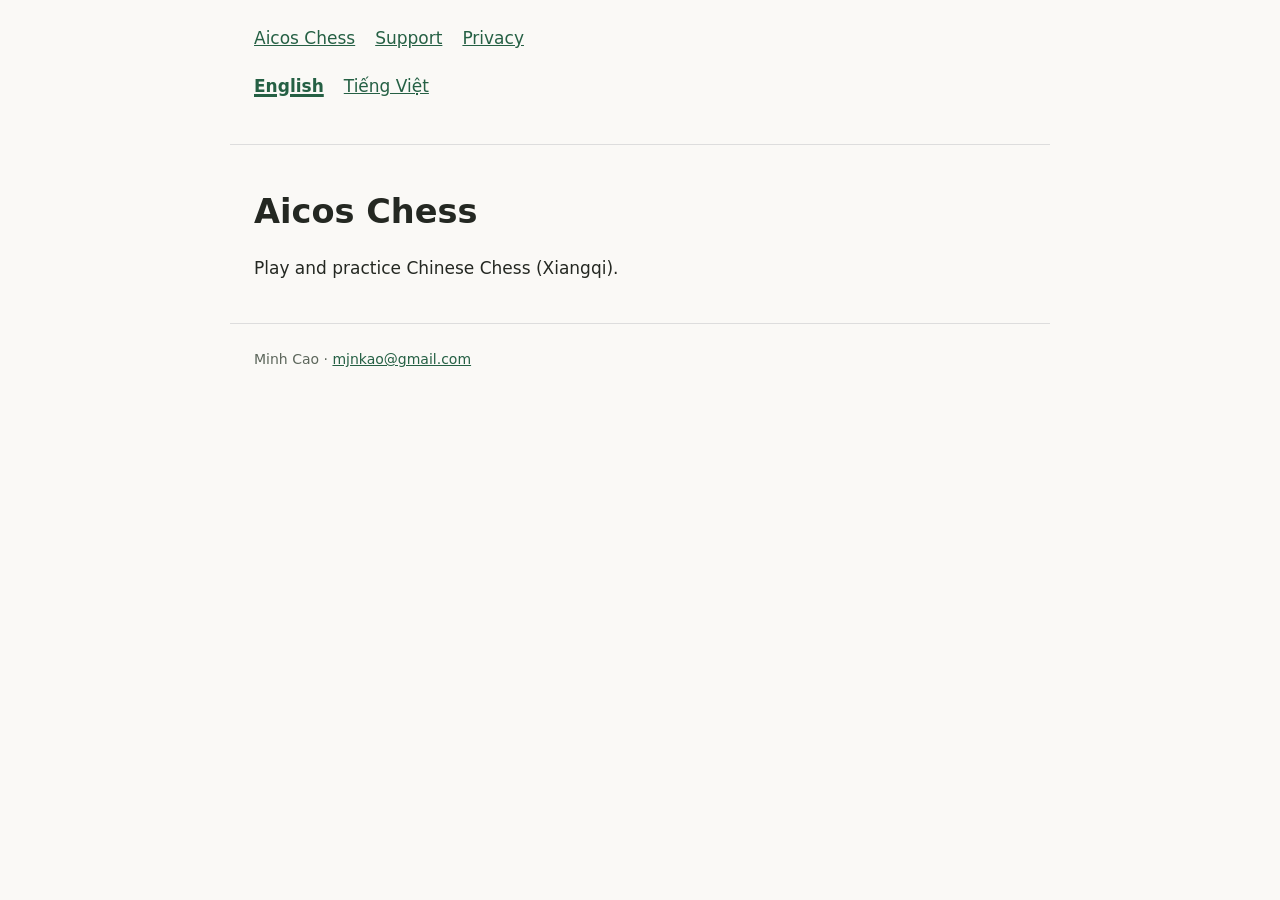
<file: index.html>
<!doctype html>
<html lang="en"><head><meta charset="utf-8"><meta name="viewport" content="width=device-width,initial-scale=1"><title>Aicos Chess</title><link rel="stylesheet" href="style.css"></head><body><header><nav aria-label="Navigation"><a href="index.html">Aicos Chess</a><a href="support.html">Support</a><a href="privacy.html">Privacy</a></nav><nav class="languages" aria-label="Language"><a lang="en" href="index.html" aria-current="page">English</a><a lang="vi" href="vi/index.html">Tiếng Việt</a></nav></header><main><h1>Aicos Chess</h1><p>Play and practice Chinese Chess (Xiangqi).</p></main><footer>Minh Cao · <a href="mailto:mjnkao@gmail.com">mjnkao@gmail.com</a></footer></body></html>
</file>
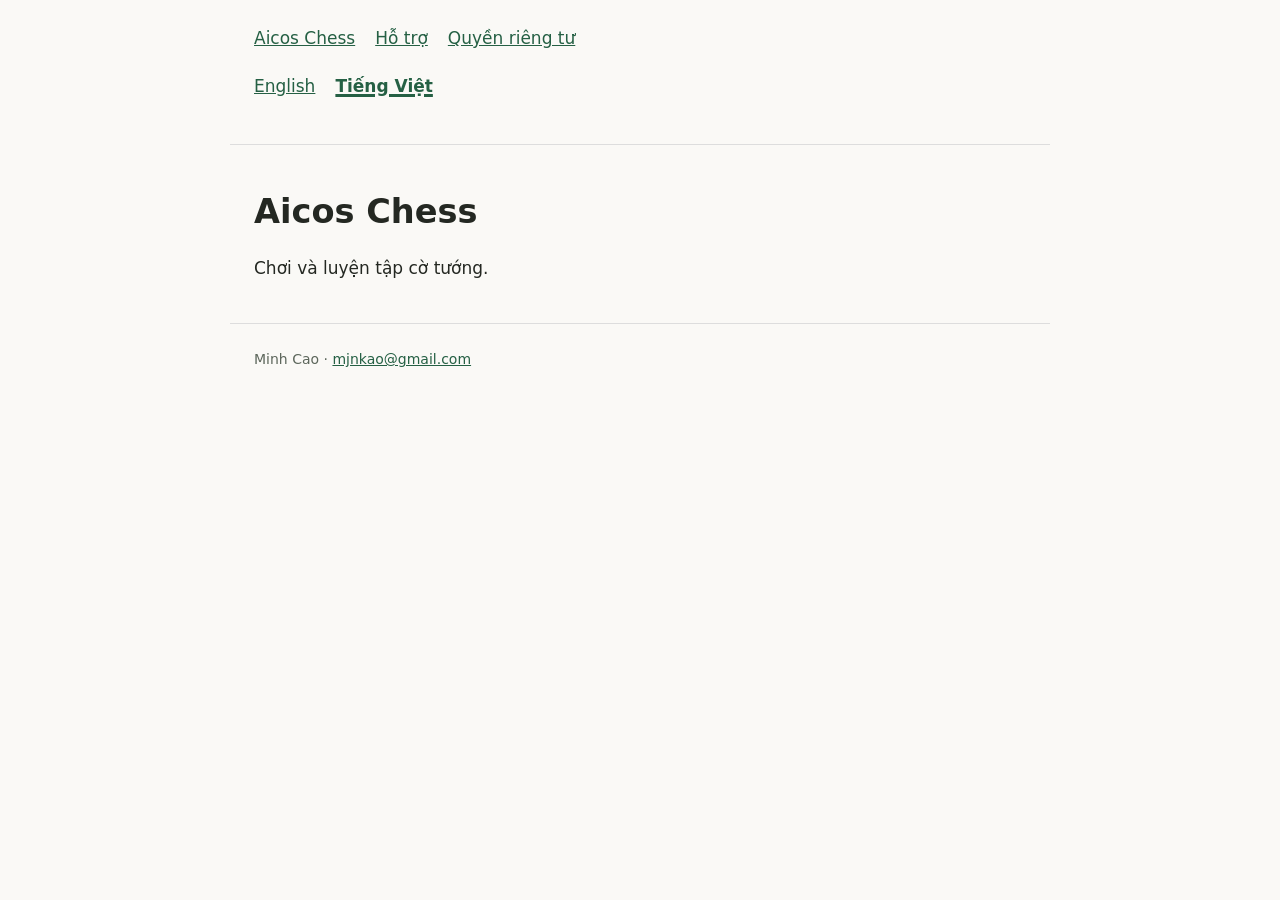
<file: vi/index.html>
<!doctype html>
<html lang="vi"><head><meta charset="utf-8"><meta name="viewport" content="width=device-width,initial-scale=1"><title>Aicos Chess</title><link rel="stylesheet" href="../style.css"></head><body><header><nav aria-label="Điều hướng"><a href="index.html">Aicos Chess</a><a href="support.html">Hỗ trợ</a><a href="privacy.html">Quyền riêng tư</a></nav><nav class="languages" aria-label="Language"><a lang="en" href="../index.html">English</a><a lang="vi" href="index.html" aria-current="page">Tiếng Việt</a></nav></header><main><h1>Aicos Chess</h1><p>Chơi và luyện tập cờ tướng.</p></main><footer>Minh Cao · <a href="mailto:mjnkao@gmail.com">mjnkao@gmail.com</a></footer></body></html>
</file>
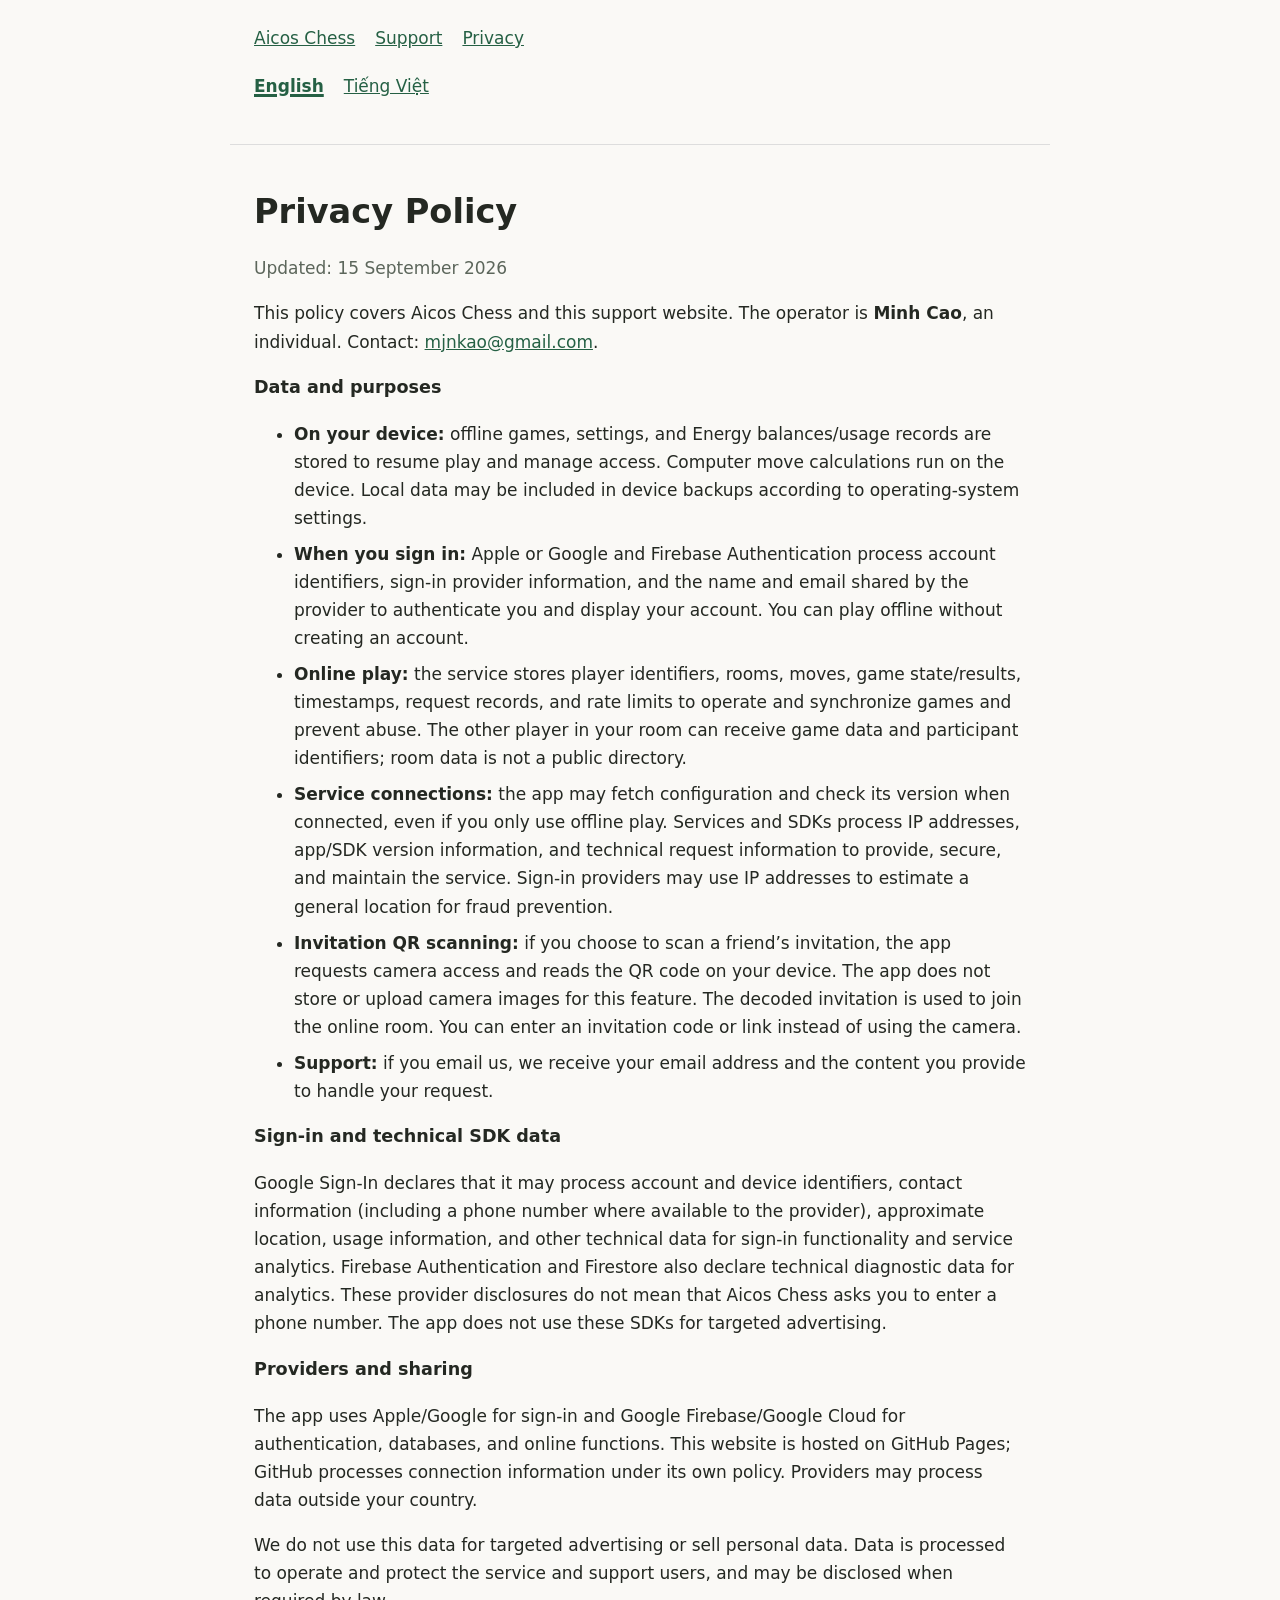
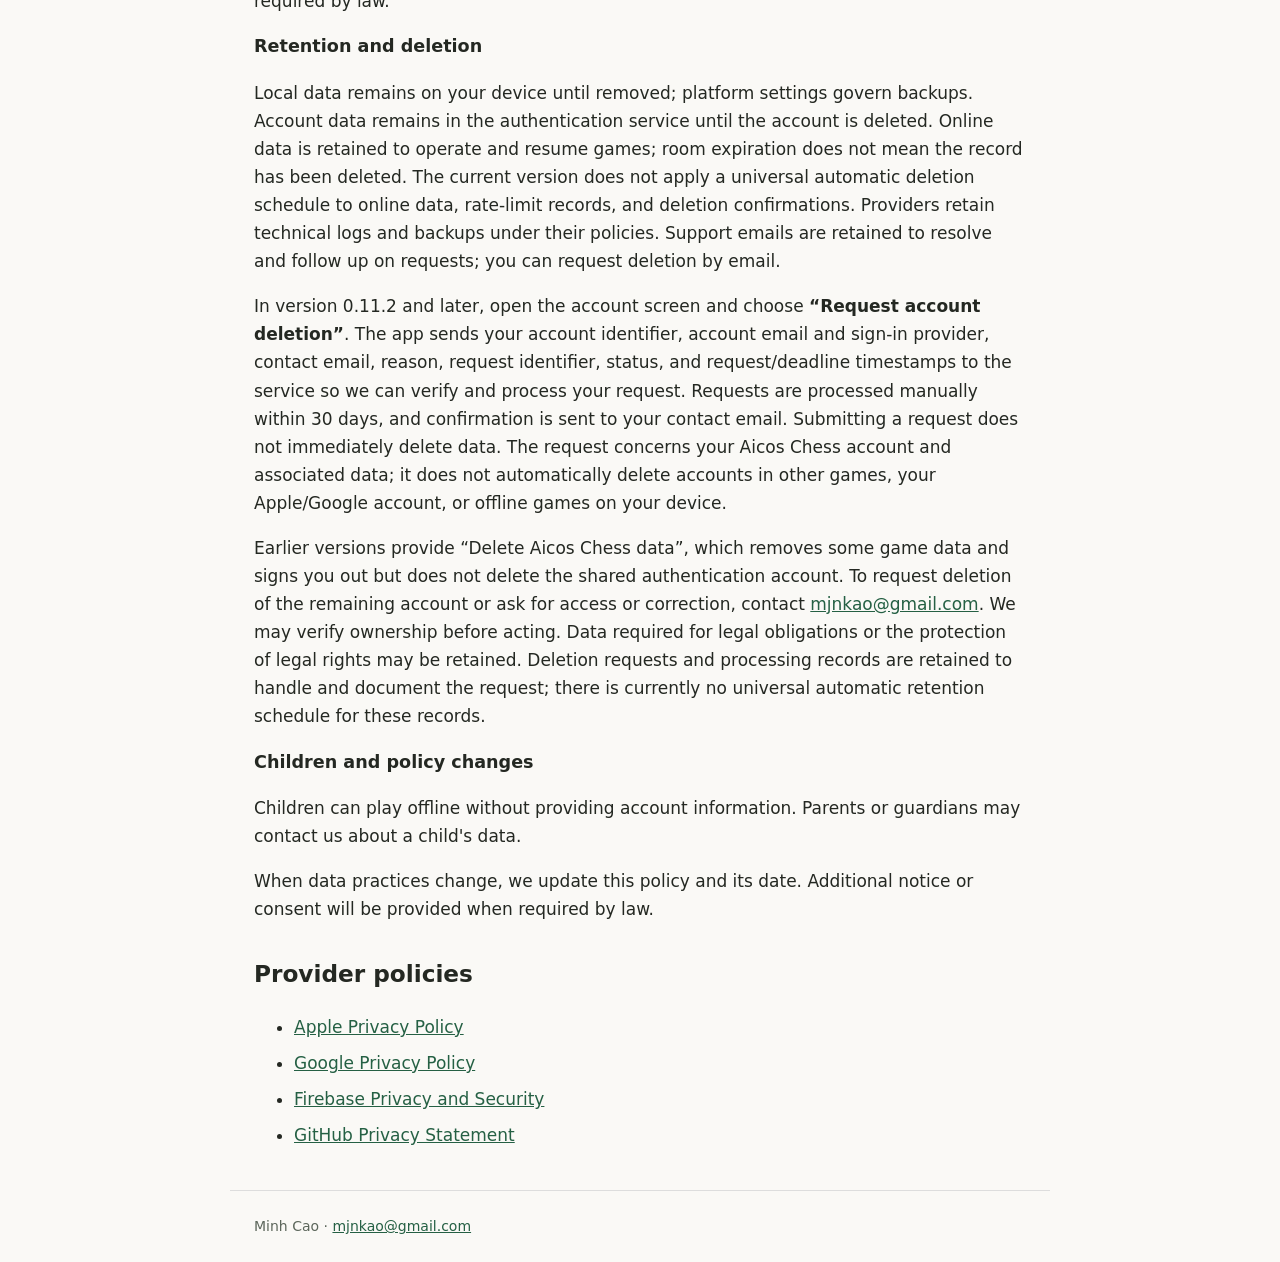
<file: privacy.html>
<!doctype html>
<html lang="en"><head><meta charset="utf-8"><meta name="viewport" content="width=device-width,initial-scale=1"><title>Privacy Policy · Aicos Chess</title><link rel="stylesheet" href="style.css"></head><body><header><nav aria-label="Navigation"><a href="index.html">Aicos Chess</a><a href="support.html">Support</a><a href="privacy.html">Privacy</a></nav><nav class="languages" aria-label="Language"><a lang="en" href="privacy.html" aria-current="page">English</a><a lang="vi" href="vi/privacy.html">Tiếng Việt</a></nav></header><main><h1>Privacy Policy</h1><p class="muted">Updated: 15 September 2026</p><p>This policy covers Aicos Chess and this support website. The operator is <strong>Minh Cao</strong>, an individual. Contact: <a href="mailto:mjnkao@gmail.com">mjnkao@gmail.com</a>.</p>
<h3>Data and purposes</h3><ul><li><strong>On your device:</strong> offline games, settings, and Energy balances/usage records are stored to resume play and manage access. Computer move calculations run on the device. Local data may be included in device backups according to operating-system settings.</li><li><strong>When you sign in:</strong> Apple or Google and Firebase Authentication process account identifiers, sign-in provider information, and the name and email shared by the provider to authenticate you and display your account. You can play offline without creating an account.</li><li><strong>Online play:</strong> the service stores player identifiers, rooms, moves, game state/results, timestamps, request records, and rate limits to operate and synchronize games and prevent abuse. The other player in your room can receive game data and participant identifiers; room data is not a public directory.</li><li><strong>Service connections:</strong> the app may fetch configuration and check its version when connected, even if you only use offline play. Services and SDKs process IP addresses, app/SDK version information, and technical request information to provide, secure, and maintain the service. Sign-in providers may use IP addresses to estimate a general location for fraud prevention.</li><li><strong>Invitation QR scanning:</strong> if you choose to scan a friend’s invitation, the app requests camera access and reads the QR code on your device. The app does not store or upload camera images for this feature. The decoded invitation is used to join the online room. You can enter an invitation code or link instead of using the camera.</li><li><strong>Support:</strong> if you email us, we receive your email address and the content you provide to handle your request.</li></ul>
<h3>Sign-in and technical SDK data</h3><p>Google Sign-In declares that it may process account and device identifiers, contact information (including a phone number where available to the provider), approximate location, usage information, and other technical data for sign-in functionality and service analytics. Firebase Authentication and Firestore also declare technical diagnostic data for analytics. These provider disclosures do not mean that Aicos Chess asks you to enter a phone number. The app does not use these SDKs for targeted advertising.</p>
<h3>Providers and sharing</h3><p>The app uses Apple/Google for sign-in and Google Firebase/Google Cloud for authentication, databases, and online functions. This website is hosted on GitHub Pages; GitHub processes connection information under its own policy. Providers may process data outside your country.</p><p>We do not use this data for targeted advertising or sell personal data. Data is processed to operate and protect the service and support users, and may be disclosed when required by law.</p>
<h3>Retention and deletion</h3><p>Local data remains on your device until removed; platform settings govern backups. Account data remains in the authentication service until the account is deleted. Online data is retained to operate and resume games; room expiration does not mean the record has been deleted. The current version does not apply a universal automatic deletion schedule to online data, rate-limit records, and deletion confirmations. Providers retain technical logs and backups under their policies. Support emails are retained to resolve and follow up on requests; you can request deletion by email.</p><p>In version 0.11.2 and later, open the account screen and choose <strong>“Request account deletion”</strong>. The app sends your account identifier, account email and sign-in provider, contact email, reason, request identifier, status, and request/deadline timestamps to the service so we can verify and process your request. Requests are processed manually within 30 days, and confirmation is sent to your contact email. Submitting a request does not immediately delete data. The request concerns your Aicos Chess account and associated data; it does not automatically delete accounts in other games, your Apple/Google account, or offline games on your device.</p><p>Earlier versions provide “Delete Aicos Chess data”, which removes some game data and signs you out but does not delete the shared authentication account. To request deletion of the remaining account or ask for access or correction, contact <a href="mailto:mjnkao@gmail.com">mjnkao@gmail.com</a>. We may verify ownership before acting. Data required for legal obligations or the protection of legal rights may be retained. Deletion requests and processing records are retained to handle and document the request; there is currently no universal automatic retention schedule for these records.</p>
<h3>Children and policy changes</h3><p>Children can play offline without providing account information. Parents or guardians may contact us about a child's data.</p><p>When data practices change, we update this policy and its date. Additional notice or consent will be provided when required by law.</p><h2>Provider policies</h2><ul><li><a href="https://www.apple.com/legal/privacy/">Apple Privacy Policy</a></li><li><a href="https://policies.google.com/privacy">Google Privacy Policy</a></li><li><a href="https://firebase.google.com/support/privacy">Firebase Privacy and Security</a></li><li><a href="https://docs.github.com/en/site-policy/privacy-policies/github-general-privacy-statement">GitHub Privacy Statement</a></li></ul></main><footer>Minh Cao · <a href="mailto:mjnkao@gmail.com">mjnkao@gmail.com</a></footer></body></html>
</file>
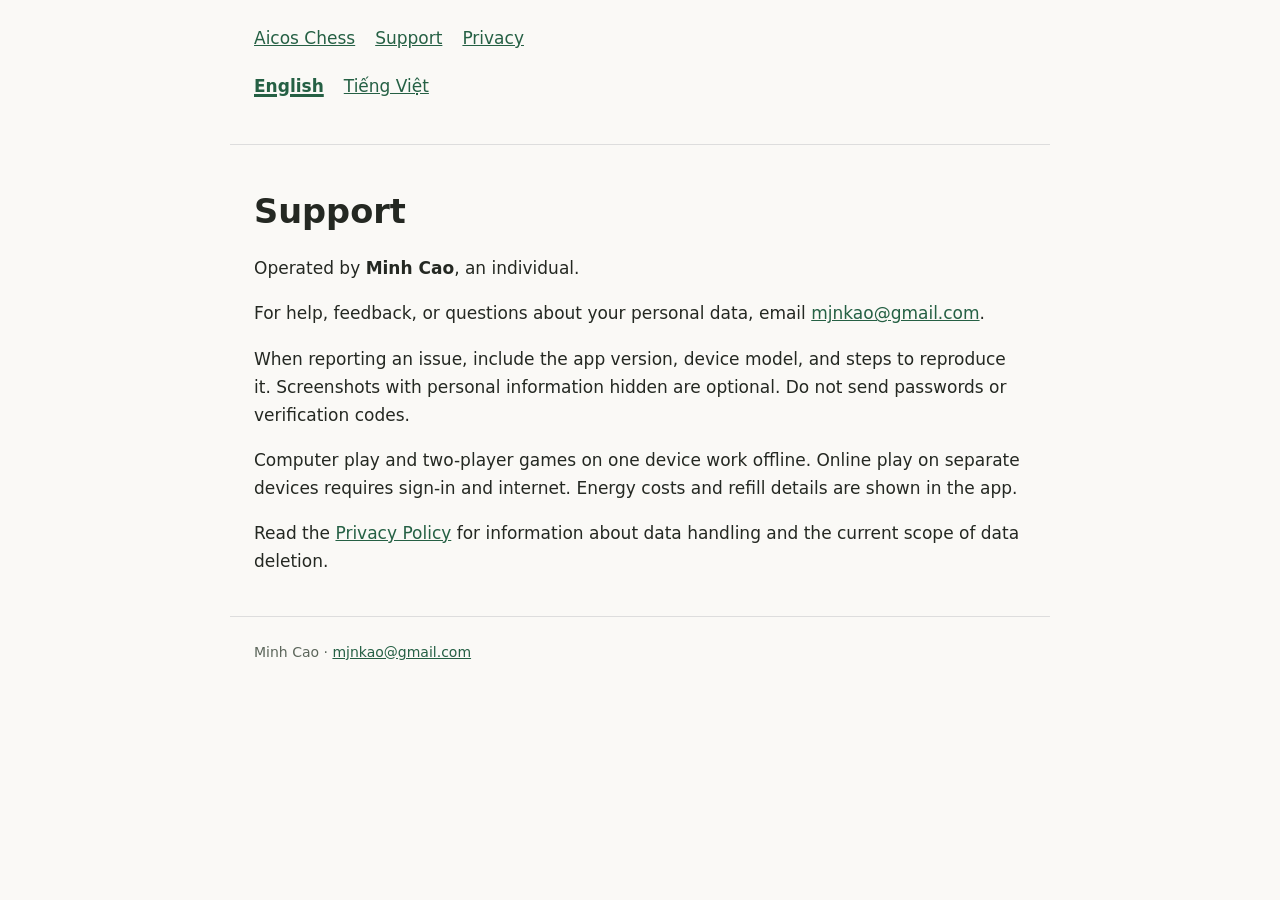
<file: support.html>
<!doctype html>
<html lang="en"><head><meta charset="utf-8"><meta name="viewport" content="width=device-width,initial-scale=1"><title>Support · Aicos Chess</title><link rel="stylesheet" href="style.css"></head><body><header><nav aria-label="Navigation"><a href="index.html">Aicos Chess</a><a href="support.html">Support</a><a href="privacy.html">Privacy</a></nav><nav class="languages" aria-label="Language"><a lang="en" href="support.html" aria-current="page">English</a><a lang="vi" href="vi/support.html">Tiếng Việt</a></nav></header><main><h1>Support</h1><p>Operated by <strong>Minh Cao</strong>, an individual.</p><p>For help, feedback, or questions about your personal data, email <a href="mailto:mjnkao@gmail.com">mjnkao@gmail.com</a>.</p><p>When reporting an issue, include the app version, device model, and steps to reproduce it. Screenshots with personal information hidden are optional. Do not send passwords or verification codes.</p><p>Computer play and two-player games on one device work offline. Online play on separate devices requires sign-in and internet. Energy costs and refill details are shown in the app.</p><p>Read the <a href="privacy.html">Privacy Policy</a> for information about data handling and the current scope of data deletion.</p></main><footer>Minh Cao · <a href="mailto:mjnkao@gmail.com">mjnkao@gmail.com</a></footer></body></html>
</file>
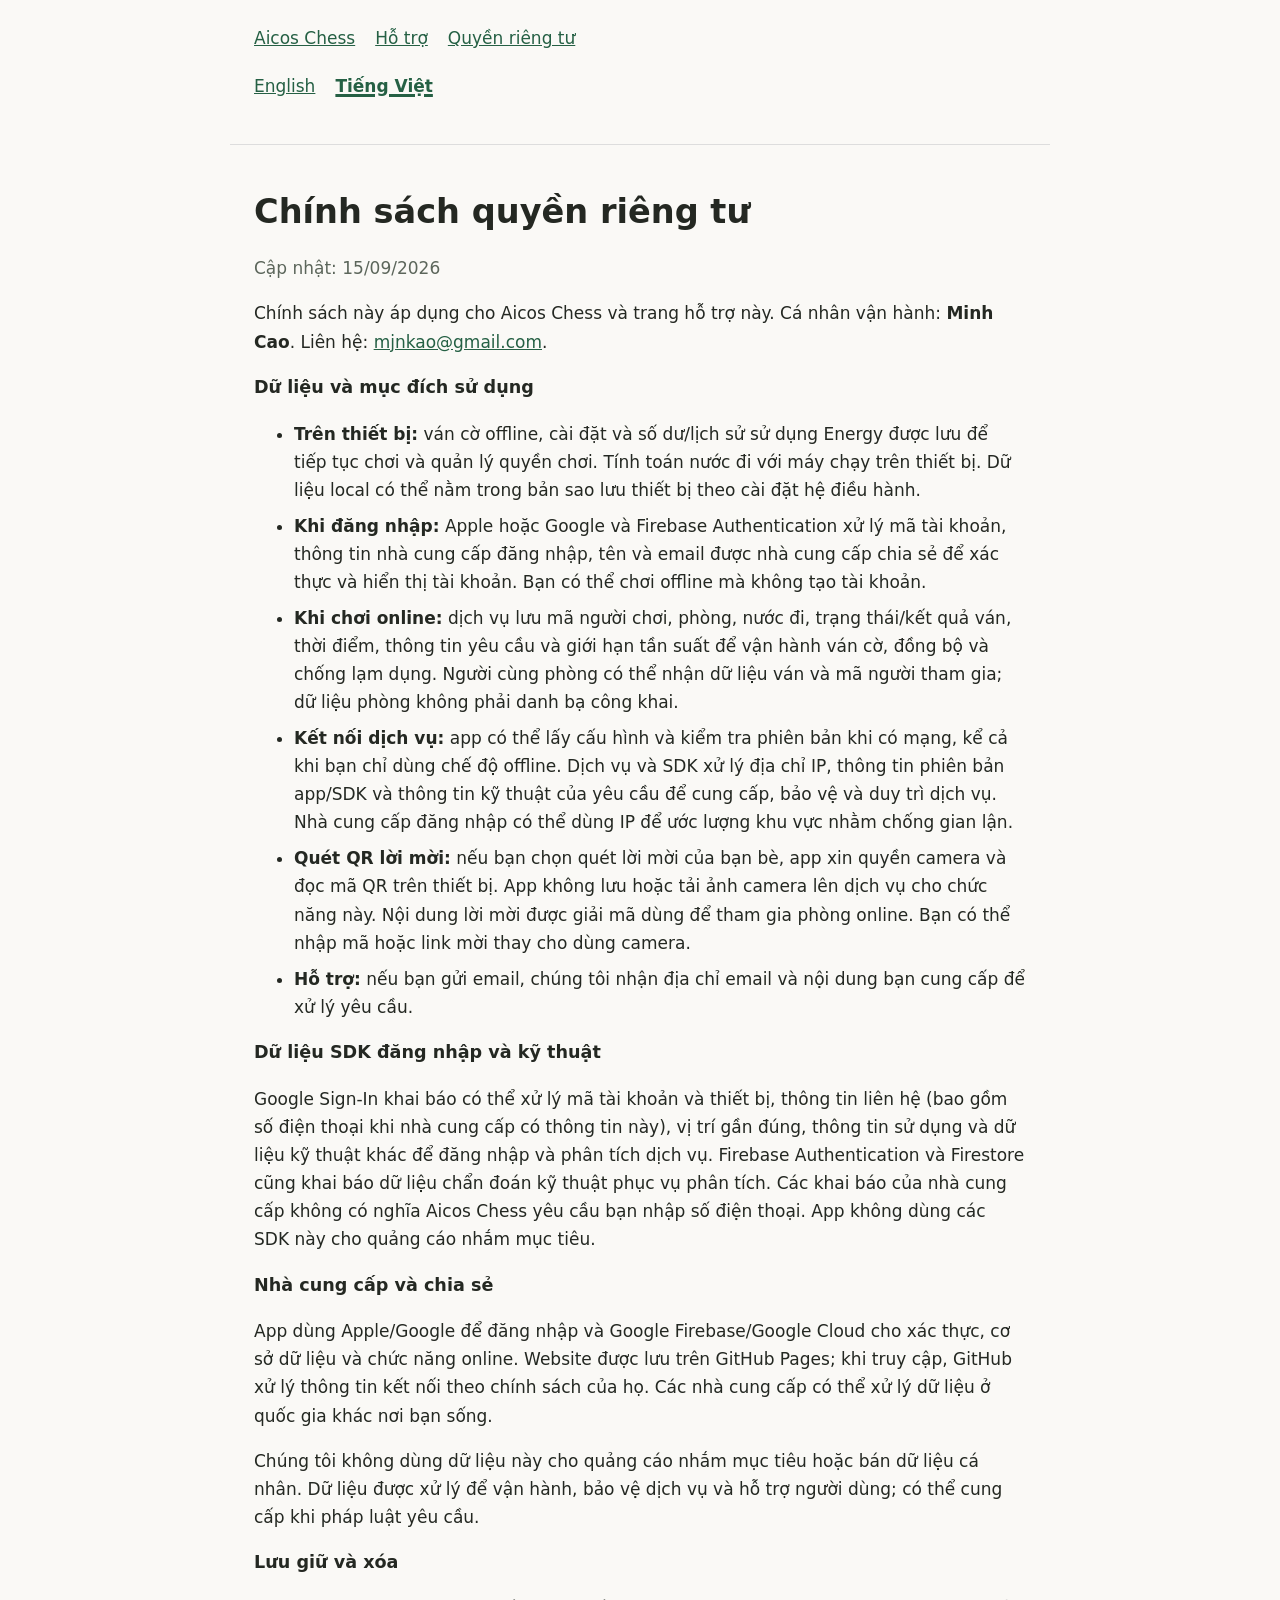
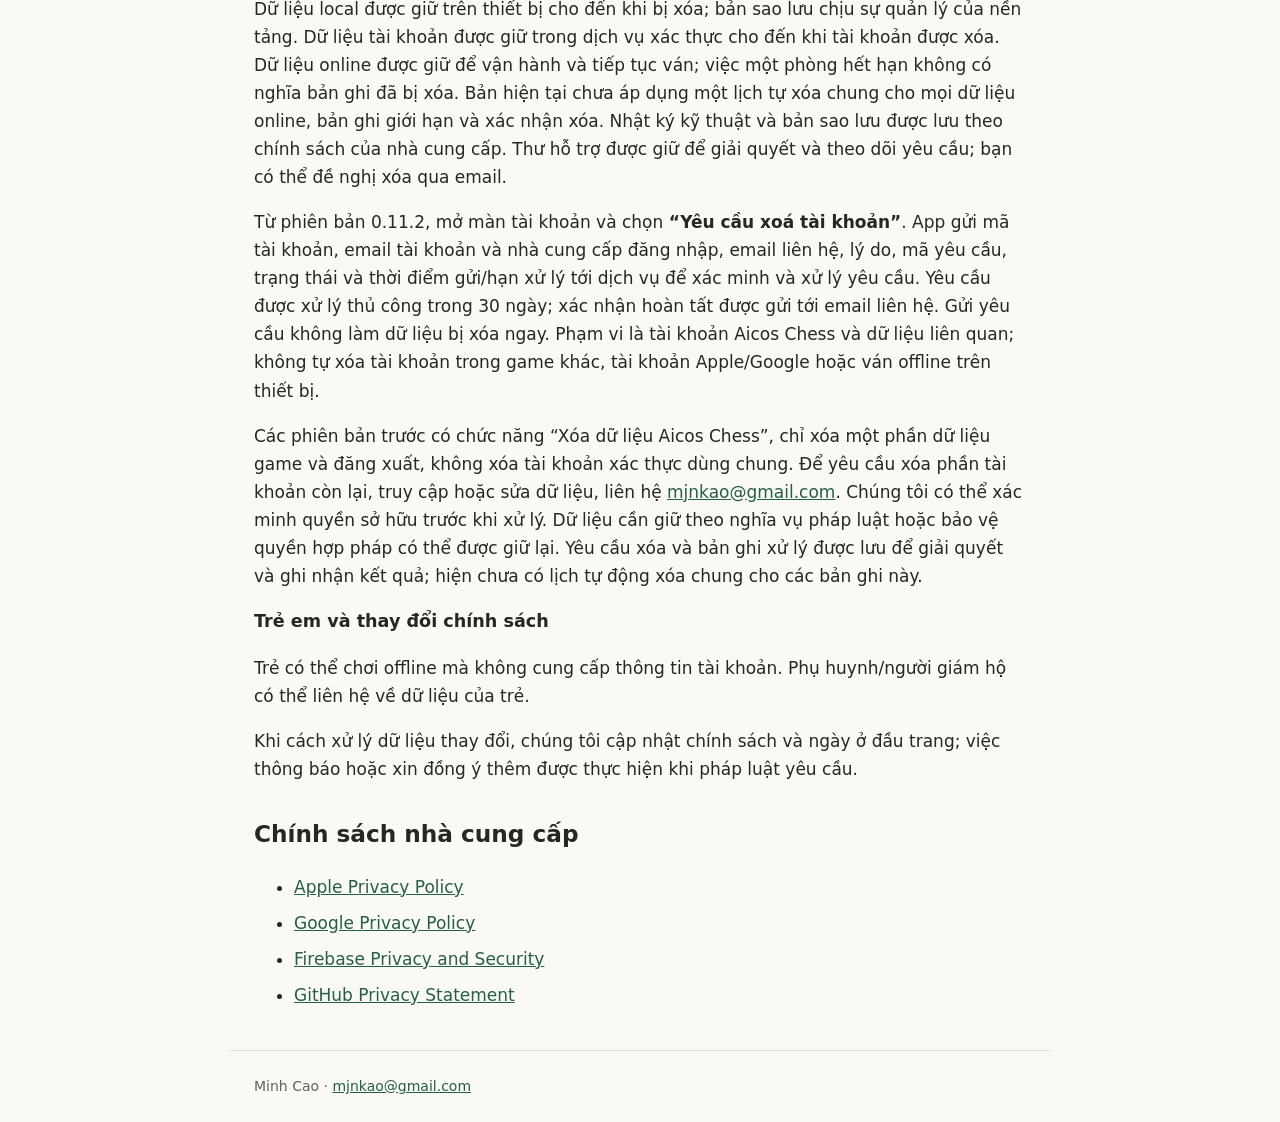
<file: vi/privacy.html>
<!doctype html>
<html lang="vi"><head><meta charset="utf-8"><meta name="viewport" content="width=device-width,initial-scale=1"><title>Chính sách quyền riêng tư · Aicos Chess</title><link rel="stylesheet" href="../style.css"></head><body><header><nav aria-label="Điều hướng"><a href="index.html">Aicos Chess</a><a href="support.html">Hỗ trợ</a><a href="privacy.html">Quyền riêng tư</a></nav><nav class="languages" aria-label="Language"><a lang="en" href="../privacy.html">English</a><a lang="vi" href="privacy.html" aria-current="page">Tiếng Việt</a></nav></header><main><h1>Chính sách quyền riêng tư</h1><p class="muted">Cập nhật: 15/09/2026</p><p>Chính sách này áp dụng cho Aicos Chess và trang hỗ trợ này. Cá nhân vận hành: <strong>Minh Cao</strong>. Liên hệ: <a href="mailto:mjnkao@gmail.com">mjnkao@gmail.com</a>.</p>
<h3>Dữ liệu và mục đích sử dụng</h3><ul><li><strong>Trên thiết bị:</strong> ván cờ offline, cài đặt và số dư/lịch sử sử dụng Energy được lưu để tiếp tục chơi và quản lý quyền chơi. Tính toán nước đi với máy chạy trên thiết bị. Dữ liệu local có thể nằm trong bản sao lưu thiết bị theo cài đặt hệ điều hành.</li><li><strong>Khi đăng nhập:</strong> Apple hoặc Google và Firebase Authentication xử lý mã tài khoản, thông tin nhà cung cấp đăng nhập, tên và email được nhà cung cấp chia sẻ để xác thực và hiển thị tài khoản. Bạn có thể chơi offline mà không tạo tài khoản.</li><li><strong>Khi chơi online:</strong> dịch vụ lưu mã người chơi, phòng, nước đi, trạng thái/kết quả ván, thời điểm, thông tin yêu cầu và giới hạn tần suất để vận hành ván cờ, đồng bộ và chống lạm dụng. Người cùng phòng có thể nhận dữ liệu ván và mã người tham gia; dữ liệu phòng không phải danh bạ công khai.</li><li><strong>Kết nối dịch vụ:</strong> app có thể lấy cấu hình và kiểm tra phiên bản khi có mạng, kể cả khi bạn chỉ dùng chế độ offline. Dịch vụ và SDK xử lý địa chỉ IP, thông tin phiên bản app/SDK và thông tin kỹ thuật của yêu cầu để cung cấp, bảo vệ và duy trì dịch vụ. Nhà cung cấp đăng nhập có thể dùng IP để ước lượng khu vực nhằm chống gian lận.</li><li><strong>Quét QR lời mời:</strong> nếu bạn chọn quét lời mời của bạn bè, app xin quyền camera và đọc mã QR trên thiết bị. App không lưu hoặc tải ảnh camera lên dịch vụ cho chức năng này. Nội dung lời mời được giải mã dùng để tham gia phòng online. Bạn có thể nhập mã hoặc link mời thay cho dùng camera.</li><li><strong>Hỗ trợ:</strong> nếu bạn gửi email, chúng tôi nhận địa chỉ email và nội dung bạn cung cấp để xử lý yêu cầu.</li></ul>
<h3>Dữ liệu SDK đăng nhập và kỹ thuật</h3><p>Google Sign-In khai báo có thể xử lý mã tài khoản và thiết bị, thông tin liên hệ (bao gồm số điện thoại khi nhà cung cấp có thông tin này), vị trí gần đúng, thông tin sử dụng và dữ liệu kỹ thuật khác để đăng nhập và phân tích dịch vụ. Firebase Authentication và Firestore cũng khai báo dữ liệu chẩn đoán kỹ thuật phục vụ phân tích. Các khai báo của nhà cung cấp không có nghĩa Aicos Chess yêu cầu bạn nhập số điện thoại. App không dùng các SDK này cho quảng cáo nhắm mục tiêu.</p>
<h3>Nhà cung cấp và chia sẻ</h3><p>App dùng Apple/Google để đăng nhập và Google Firebase/Google Cloud cho xác thực, cơ sở dữ liệu và chức năng online. Website được lưu trên GitHub Pages; khi truy cập, GitHub xử lý thông tin kết nối theo chính sách của họ. Các nhà cung cấp có thể xử lý dữ liệu ở quốc gia khác nơi bạn sống.</p><p>Chúng tôi không dùng dữ liệu này cho quảng cáo nhắm mục tiêu hoặc bán dữ liệu cá nhân. Dữ liệu được xử lý để vận hành, bảo vệ dịch vụ và hỗ trợ người dùng; có thể cung cấp khi pháp luật yêu cầu.</p>
<h3>Lưu giữ và xóa</h3><p>Dữ liệu local được giữ trên thiết bị cho đến khi bị xóa; bản sao lưu chịu sự quản lý của nền tảng. Dữ liệu tài khoản được giữ trong dịch vụ xác thực cho đến khi tài khoản được xóa. Dữ liệu online được giữ để vận hành và tiếp tục ván; việc một phòng hết hạn không có nghĩa bản ghi đã bị xóa. Bản hiện tại chưa áp dụng một lịch tự xóa chung cho mọi dữ liệu online, bản ghi giới hạn và xác nhận xóa. Nhật ký kỹ thuật và bản sao lưu được lưu theo chính sách của nhà cung cấp. Thư hỗ trợ được giữ để giải quyết và theo dõi yêu cầu; bạn có thể đề nghị xóa qua email.</p><p>Từ phiên bản 0.11.2, mở màn tài khoản và chọn <strong>“Yêu cầu xoá tài khoản”</strong>. App gửi mã tài khoản, email tài khoản và nhà cung cấp đăng nhập, email liên hệ, lý do, mã yêu cầu, trạng thái và thời điểm gửi/hạn xử lý tới dịch vụ để xác minh và xử lý yêu cầu. Yêu cầu được xử lý thủ công trong 30 ngày; xác nhận hoàn tất được gửi tới email liên hệ. Gửi yêu cầu không làm dữ liệu bị xóa ngay. Phạm vi là tài khoản Aicos Chess và dữ liệu liên quan; không tự xóa tài khoản trong game khác, tài khoản Apple/Google hoặc ván offline trên thiết bị.</p><p>Các phiên bản trước có chức năng “Xóa dữ liệu Aicos Chess”, chỉ xóa một phần dữ liệu game và đăng xuất, không xóa tài khoản xác thực dùng chung. Để yêu cầu xóa phần tài khoản còn lại, truy cập hoặc sửa dữ liệu, liên hệ <a href="mailto:mjnkao@gmail.com">mjnkao@gmail.com</a>. Chúng tôi có thể xác minh quyền sở hữu trước khi xử lý. Dữ liệu cần giữ theo nghĩa vụ pháp luật hoặc bảo vệ quyền hợp pháp có thể được giữ lại. Yêu cầu xóa và bản ghi xử lý được lưu để giải quyết và ghi nhận kết quả; hiện chưa có lịch tự động xóa chung cho các bản ghi này.</p>
<h3>Trẻ em và thay đổi chính sách</h3><p>Trẻ có thể chơi offline mà không cung cấp thông tin tài khoản. Phụ huynh/người giám hộ có thể liên hệ về dữ liệu của trẻ.</p><p>Khi cách xử lý dữ liệu thay đổi, chúng tôi cập nhật chính sách và ngày ở đầu trang; việc thông báo hoặc xin đồng ý thêm được thực hiện khi pháp luật yêu cầu.</p><h2>Chính sách nhà cung cấp</h2><ul><li><a href="https://www.apple.com/legal/privacy/">Apple Privacy Policy</a></li><li><a href="https://policies.google.com/privacy">Google Privacy Policy</a></li><li><a href="https://firebase.google.com/support/privacy">Firebase Privacy and Security</a></li><li><a href="https://docs.github.com/en/site-policy/privacy-policies/github-general-privacy-statement">GitHub Privacy Statement</a></li></ul></main><footer>Minh Cao · <a href="mailto:mjnkao@gmail.com">mjnkao@gmail.com</a></footer></body></html>
</file>
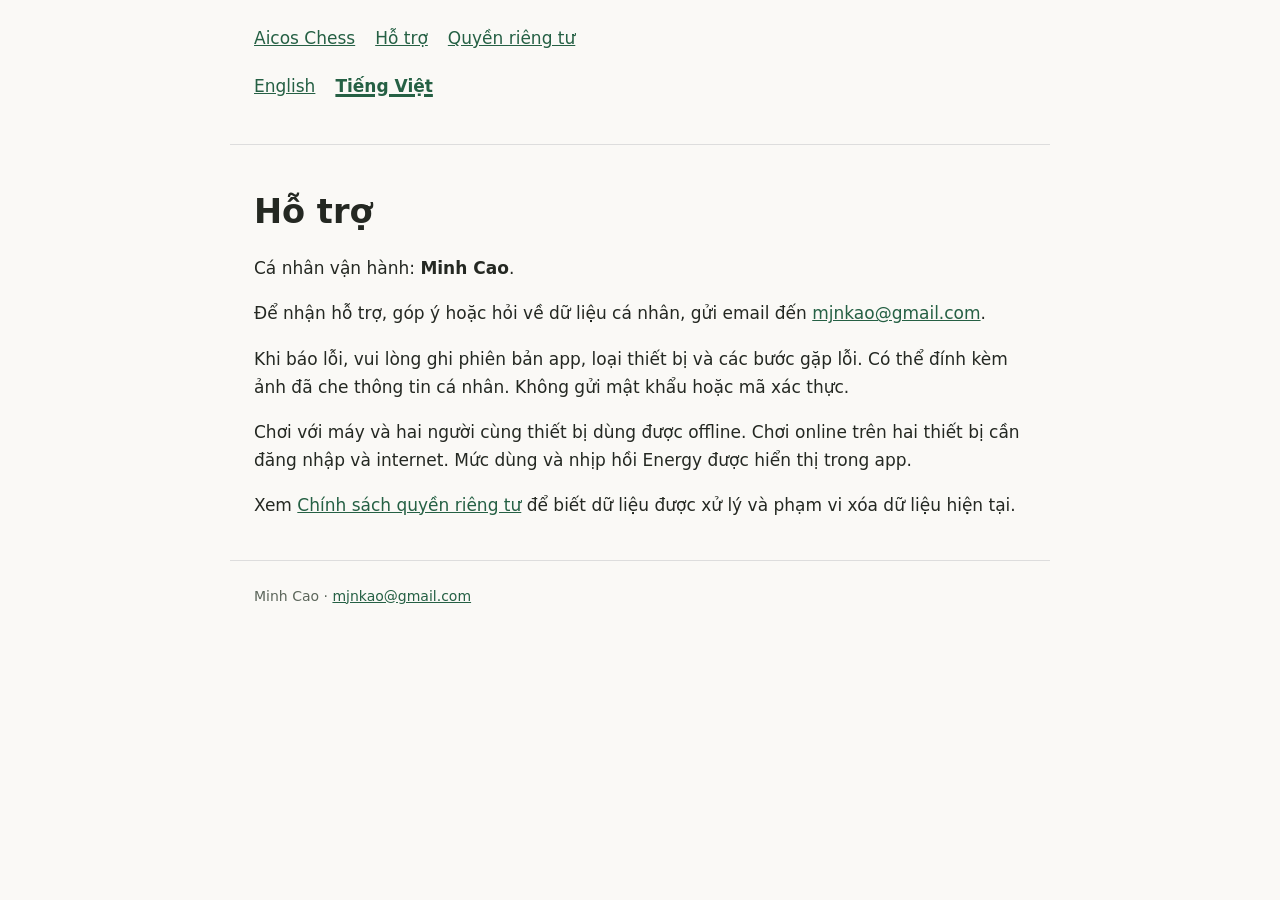
<file: vi/support.html>
<!doctype html>
<html lang="vi"><head><meta charset="utf-8"><meta name="viewport" content="width=device-width,initial-scale=1"><title>Hỗ trợ · Aicos Chess</title><link rel="stylesheet" href="../style.css"></head><body><header><nav aria-label="Điều hướng"><a href="index.html">Aicos Chess</a><a href="support.html">Hỗ trợ</a><a href="privacy.html">Quyền riêng tư</a></nav><nav class="languages" aria-label="Language"><a lang="en" href="../support.html">English</a><a lang="vi" href="support.html" aria-current="page">Tiếng Việt</a></nav></header><main><h1>Hỗ trợ</h1><p>Cá nhân vận hành: <strong>Minh Cao</strong>.</p><p>Để nhận hỗ trợ, góp ý hoặc hỏi về dữ liệu cá nhân, gửi email đến <a href="mailto:mjnkao@gmail.com">mjnkao@gmail.com</a>.</p><p>Khi báo lỗi, vui lòng ghi phiên bản app, loại thiết bị và các bước gặp lỗi. Có thể đính kèm ảnh đã che thông tin cá nhân. Không gửi mật khẩu hoặc mã xác thực.</p><p>Chơi với máy và hai người cùng thiết bị dùng được offline. Chơi online trên hai thiết bị cần đăng nhập và internet. Mức dùng và nhịp hồi Energy được hiển thị trong app.</p><p>Xem <a href="privacy.html">Chính sách quyền riêng tư</a> để biết dữ liệu được xử lý và phạm vi xóa dữ liệu hiện tại.</p></main><footer>Minh Cao · <a href="mailto:mjnkao@gmail.com">mjnkao@gmail.com</a></footer></body></html>
</file>
<file: style.css>
*{box-sizing:border-box}body{margin:0;background:#faf9f6;color:#242822;font:17px/1.65 system-ui,-apple-system,sans-serif}header,main,footer{max-width:820px;margin:auto;padding:24px}header{border-bottom:1px solid #ddd}nav{display:flex;gap:20px;flex-wrap:wrap}a{color:#256044}h1{line-height:1.2;font-size:2.1rem}h2{font-size:1.45rem;margin-top:32px}h3{font-size:1.1rem}section{scroll-margin-top:20px}footer{font-size:14px;color:#5c665b;border-top:1px solid #ddd}.muted{color:#5c665b}.languages{margin:20px 0}li{margin:8px 0}@media(max-width:500px){header,main,footer{padding:20px}h1{font-size:1.8rem}}

.languages a[aria-current="page"]{font-weight:700;text-decoration-thickness:3px}
</file>
